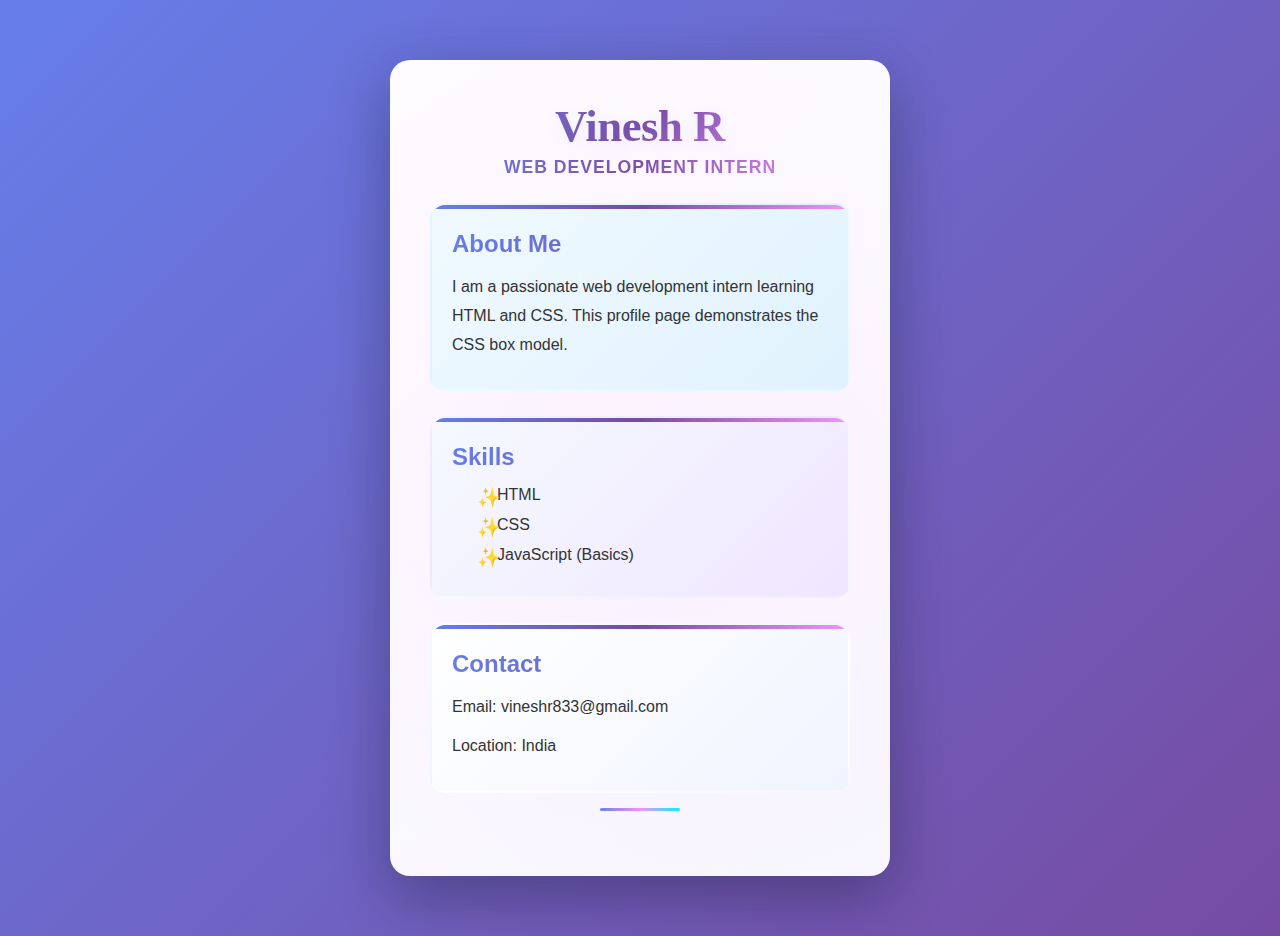
<file: index.html>
<!DOCTYPE html>
<!-- HTML5 document type declaration -->
<html lang="en">
<head>
    <!-- Character encoding specification -->
    <meta charset="UTF-8">
    <title>My Profile</title>

    <!-- Linking external CSS file to style the HTML elements -->
    <link rel="stylesheet" href="style.css">
</head>
<body>

    <!-- Main profile card container - demonstrates CSS box model (margin, padding, border) -->
    <div class="profile-card">
        <!-- Profile header section with name and role -->
        <h1 class="name">Vinesh R</h1>
        <p class="role">Web Development Intern</p>

        <!-- About Me section - demonstrates padding and margin spacing -->
        <div class="section">
            <h2>About Me</h2>
            <p>
                I am a passionate web development intern learning HTML and CSS.
                This profile page demonstrates the CSS box model.
            </p>
        </div>

        <!-- Skills section - demonstrates border styling and content padding -->
        <div class="section">
            <h2>Skills</h2>
            <ul>
                <li>HTML</li>
                <li>CSS</li>
                <li>JavaScript (Basics)</li>
            </ul>
        </div>

        <!-- Contact section - demonstrates margin spacing between sections -->
        <div class="section">
            <h2>Contact</h2>
            <p>Email: vineshr833@gmail.com</p>
            <p>Location: India</p>
        </div>
    </div>

</body>
</html>
</file>
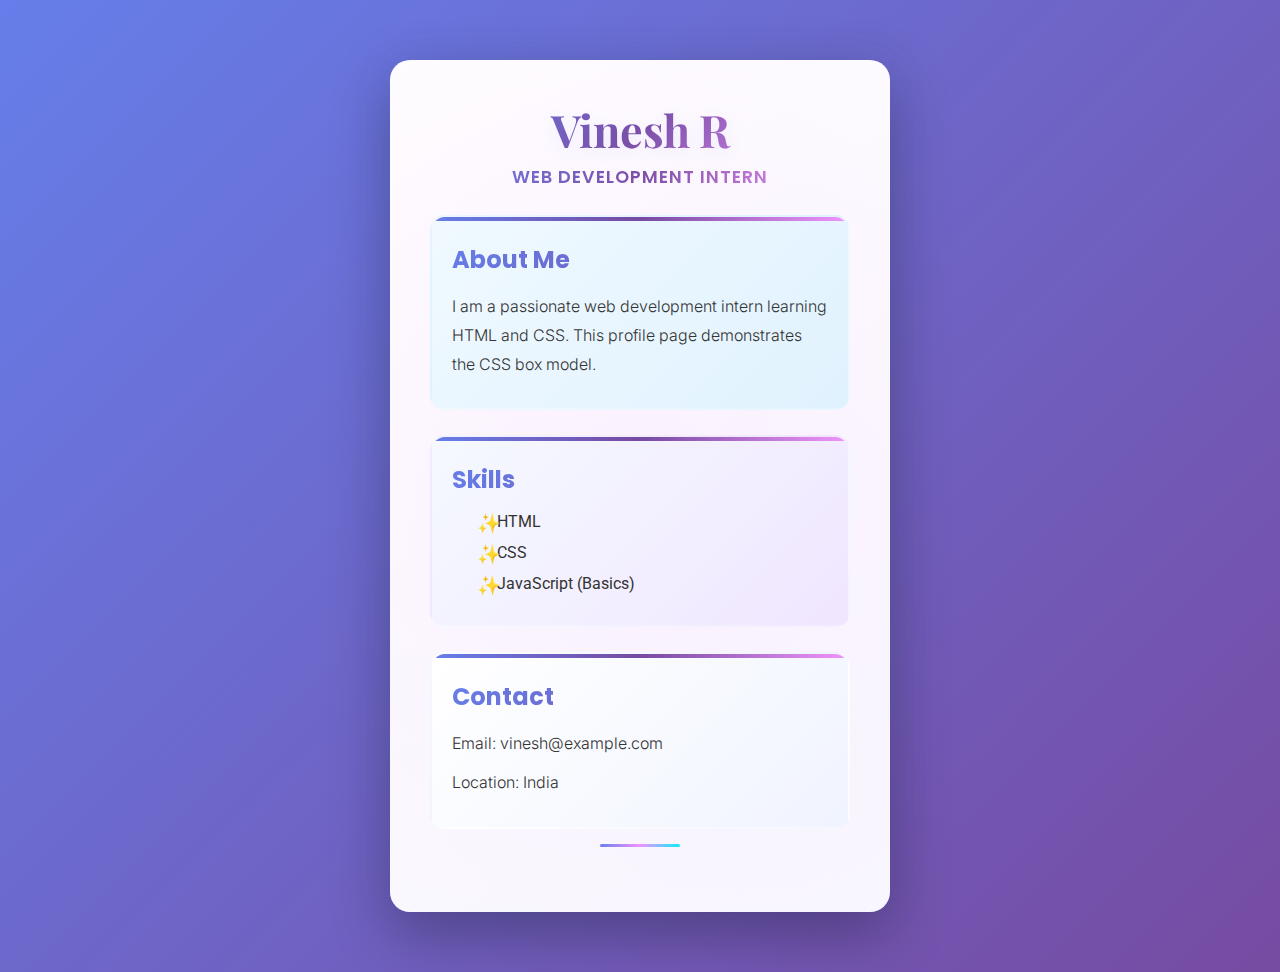
<file: profile-page-css-box-model/index.html>
<!DOCTYPE html>
<html lang="en">
<head>
    <meta charset="UTF-8">
    <meta name="viewport" content="width=device-width, initial-scale=1.0">
    <title>My Profile - Vinesh R</title>

    <!-- Google Fonts Import -->
    <link href="https://fonts.googleapis.com/css2?family=Poppins:wght@300;400;600;700&family=Roboto:wght@300;400;700&family=Playfair+Display:wght@700&family=Inter:wght@300;400;600&display=swap" rel="stylesheet">

    <!-- Linking external CSS file -->
    <link rel="stylesheet" href="style.css">
</head>
<body>

    <div class="profile-card">

        <h1 class="name">Vinesh R</h1>
        <p class="role">Web Development Intern</p>

        <div class="section">
            <h2>About Me</h2>
            <p>
                I am a passionate web development intern learning HTML and CSS.
                This profile page demonstrates the CSS box model.
            </p>
        </div>

        <div class="section">
            <h2>Skills</h2>
            <ul>
                <li>HTML</li>
                <li>CSS</li>
                <li>JavaScript (Basics)</li>
            </ul>
        </div>

        <div class="section">
            <h2>Contact</h2>
            <p>Email: vinesh@example.com</p>
            <p>Location: India</p>
        </div>

    </div>

</body>
</html>
</file>
<file: style.css>
/* ========== GLOBAL STYLES ==========
   These styles apply to the entire HTML document and set defaults for all elements.
*/
* {
    margin: 0;
    padding: 0;
    box-sizing: border-box;
}

body {
    font-family: 'Inter', 'Roboto', sans-serif;
    background: linear-gradient(135deg, #667eea 0%, #764ba2 25%, #f093fb 50%, #4facfe 75%, #00f2fe 100%);
    background-size: 400% 400%;
    animation: gradient 15s ease infinite;
    min-height: 100vh;
    padding: 20px;
    margin: 0;
}

@keyframes gradient {
    0% { background-position: 0% 50%; }
    50% { background-position: 100% 50%; }
    100% { background-position: 0% 50%; }
}

/* ========== PROFILE CARD CONTAINER ==========
   This demonstrates the complete CSS Box Model concept with advanced styling:
   
   BOX MODEL STRUCTURE (from inside out):
   1. Content: The actual text and elements inside
   2. Padding: Inner space between content and border (creates space inside)
   3. Border: The line/edge around the element
   4. Margin: Outer space between this element and other elements (creates space outside)
*/
.profile-card {
    width: 100%;
    max-width: 500px;
    background: linear-gradient(145deg, #ffffff, #f8f9ff);
    margin: 40px auto;
    padding: 40px;
    border: none;
    border-radius: 20px;
    box-shadow: 0 20px 60px rgba(0, 0, 0, 0.3), 0 0 40px rgba(102, 126, 234, 0.1);
    transform: translateY(0);
    transition: transform 0.3s ease, box-shadow 0.3s ease;
    position: relative;
    overflow: hidden;
}

.profile-card::before {
    content: '';
    position: absolute;
    top: -50%;
    right: -50%;
    width: 200%;
    height: 200%;
    background: radial-gradient(circle, rgba(240, 147, 251, 0.1) 0%, transparent 70%);
    animation: float 6s ease-in-out infinite;
}

@keyframes float {
    0%, 100% { transform: translate(0, 0); }
    50% { transform: translate(30px, -30px); }
}

.profile-card:hover {
    transform: translateY(-10px);
    box-shadow: 0 30px 80px rgba(0, 0, 0, 0.35), 0 0 60px rgba(79, 172, 254, 0.2);
}

/* ========== NAME STYLING ==========
   Styles for the profile name heading with premium fonts.
*/
.name {
    font-family: 'Playfair Display', serif;
    font-size: 2.8em;
    font-weight: 700;
    margin-bottom: 5px;
    text-align: center;
    background: linear-gradient(135deg, #667eea 0%, #764ba2 50%, #f093fb 100%);
    -webkit-background-clip: text;
    -webkit-text-fill-color: transparent;
    background-clip: text;
    letter-spacing: -0.5px;
    text-shadow: 0 4px 15px rgba(102, 126, 234, 0.1);
}

/* ========== ROLE TEXT ==========
   Styles for the role/position text with gradient effects.
*/
.role {
    font-family: 'Poppins', sans-serif;
    text-align: center;
    font-size: 1.1em;
    color: #764ba2;
    margin-bottom: 25px;
    font-weight: 600;
    letter-spacing: 1px;
    text-transform: uppercase;
    background: linear-gradient(90deg, #667eea, #764ba2, #f093fb);
    -webkit-background-clip: text;
    -webkit-text-fill-color: transparent;
    background-clip: text;
}

/* Divider line */
.profile-card::after {
    content: '';
    display: block;
    width: 80px;
    height: 3px;
    background: linear-gradient(90deg, #667eea, #f093fb, #00f2fe);
    margin: 15px auto 25px;
    border-radius: 2px;
}

/* ========== SECTION STYLING ==========
   Each section demonstrates padding and margin with vibrant colors:
   - PADDING creates internal space, pushing content away from the border
   - MARGIN creates external space, separating this section from other elements
*/
.section {
    margin-top: 25px;
    padding: 20px;
    border-radius: 15px;
    border: 2px solid transparent;
    background: linear-gradient(135deg, #ffffff 0%, #f0f4ff 100%);
    position: relative;
    overflow: hidden;
    transition: all 0.3s ease;
}

.section::before {
    content: '';
    position: absolute;
    top: 0;
    left: 0;
    width: 100%;
    height: 4px;
    background: linear-gradient(90deg, #667eea, #764ba2, #f093fb, #4facfe, #00f2fe);
    background-size: 200% 100%;
    animation: slideGradient 3s ease infinite;
}

@keyframes slideGradient {
    0% { background-position: 0% 0%; }
    100% { background-position: 200% 0%; }
}

.section:hover {
    box-shadow: 0 10px 30px rgba(102, 126, 234, 0.15);
    transform: translateX(5px);
    border-color: rgba(102, 126, 234, 0.2);
}

/* Individual section colors */
.section:nth-child(2) {
    background: linear-gradient(135deg, #fff5f7 0%, #ffe0ec 100%);
}

.section:nth-child(3) {
    background: linear-gradient(135deg, #f0f9ff 0%, #e0f2fe 100%);
}

.section:nth-child(4) {
    background: linear-gradient(135deg, #f5f9ff 0%, #f0e6ff 100%);
}

/* ========== SECTION HEADINGS ==========
   Styles for h2 elements within sections.
*/
.section h2 {
    font-family: 'Poppins', sans-serif;
    margin-bottom: 15px;
    font-size: 1.5em;
    font-weight: 700;
    background: linear-gradient(135deg, #667eea, #764ba2);
    -webkit-background-clip: text;
    -webkit-text-fill-color: transparent;
    background-clip: text;
    margin-top: 5px;
}

/* ========== SECTION PARAGRAPHS ==========
   Styles for paragraph text.
*/
.section p {
    font-family: 'Inter', sans-serif;
    font-size: 1em;
    line-height: 1.8;
    color: #333;
    margin-bottom: 10px;
    font-weight: 300;
}

/* ========== LIST STYLING ==========
   Styles for unordered lists with advanced styling.
*/
ul {
    padding-left: 25px;
    list-style: none;
}

/* ========== LIST ITEM STYLING ==========
   Styles for individual list items with custom bullets.
*/
li {
    margin-bottom: 12px;
    font-family: 'Roboto', sans-serif;
    color: #333;
    font-weight: 400;
    position: relative;
    padding-left: 20px;
    transition: all 0.3s ease;
}

li::before {
    content: '✨';
    position: absolute;
    left: 0;
    color: #f093fb;
    font-size: 1.2em;
}

li:hover {
    color: #667eea;
    padding-left: 25px;
}

/* ========== RESPONSIVE DESIGN ==========
   Mobile-friendly adjustments
*/
@media (max-width: 768px) {
    .profile-card {
        padding: 30px 20px;
        max-width: 90%;
    }

    .name {
        font-size: 2.2em;
    }

    .section {
        padding: 15px;
    }

    .section h2 {
        font-size: 1.3em;
    }
}
</file>
<file: profile-page-css-box-model/style.css>
/* ========== GLOBAL STYLES ==========
   These styles apply to the entire HTML document and set defaults for all elements.
*/
* {
    margin: 0;
    padding: 0;
    box-sizing: border-box;
}

body {
    font-family: 'Inter', 'Roboto', sans-serif;
    background: linear-gradient(135deg, #667eea 0%, #764ba2 25%, #f093fb 50%, #4facfe 75%, #00f2fe 100%);
    background-size: 400% 400%;
    animation: gradient 15s ease infinite;
    min-height: 100vh;
    padding: 20px;
    margin: 0;
}

@keyframes gradient {
    0% { background-position: 0% 50%; }
    50% { background-position: 100% 50%; }
    100% { background-position: 0% 50%; }
}

/* ========== PROFILE CARD CONTAINER ==========
   This demonstrates the complete CSS Box Model concept with advanced styling:
   
   BOX MODEL STRUCTURE (from inside out):
   1. Content: The actual text and elements inside
   2. Padding: Inner space between content and border (creates space inside)
   3. Border: The line/edge around the element
   4. Margin: Outer space between this element and other elements (creates space outside)
*/
.profile-card {
    width: 100%;
    max-width: 500px;
    background: linear-gradient(145deg, #ffffff, #f8f9ff);
    margin: 40px auto;
    padding: 40px;
    border: none;
    border-radius: 20px;
    box-shadow: 0 20px 60px rgba(0, 0, 0, 0.3), 0 0 40px rgba(102, 126, 234, 0.1);
    transform: translateY(0);
    transition: transform 0.3s ease, box-shadow 0.3s ease;
    position: relative;
    overflow: hidden;
}

.profile-card::before {
    content: '';
    position: absolute;
    top: -50%;
    right: -50%;
    width: 200%;
    height: 200%;
    background: radial-gradient(circle, rgba(240, 147, 251, 0.1) 0%, transparent 70%);
    animation: float 6s ease-in-out infinite;
}

@keyframes float {
    0%, 100% { transform: translate(0, 0); }
    50% { transform: translate(30px, -30px); }
}

.profile-card:hover {
    transform: translateY(-10px);
    box-shadow: 0 30px 80px rgba(0, 0, 0, 0.35), 0 0 60px rgba(79, 172, 254, 0.2);
}

/* ========== NAME STYLING ==========
   Styles for the profile name heading with premium fonts.
*/
.name {
    font-family: 'Playfair Display', serif;
    font-size: 2.8em;
    font-weight: 700;
    margin-bottom: 5px;
    text-align: center;
    background: linear-gradient(135deg, #667eea 0%, #764ba2 50%, #f093fb 100%);
    -webkit-background-clip: text;
    -webkit-text-fill-color: transparent;
    background-clip: text;
    letter-spacing: -0.5px;
    text-shadow: 0 4px 15px rgba(102, 126, 234, 0.1);
}

/* ========== ROLE TEXT ==========
   Styles for the role/position text with gradient effects.
*/
.role {
    font-family: 'Poppins', sans-serif;
    text-align: center;
    font-size: 1.1em;
    color: #764ba2;
    margin-bottom: 25px;
    font-weight: 600;
    letter-spacing: 1px;
    text-transform: uppercase;
    background: linear-gradient(90deg, #667eea, #764ba2, #f093fb);
    -webkit-background-clip: text;
    -webkit-text-fill-color: transparent;
    background-clip: text;
}

/* Divider line */
.profile-card::after {
    content: '';
    display: block;
    width: 80px;
    height: 3px;
    background: linear-gradient(90deg, #667eea, #f093fb, #00f2fe);
    margin: 15px auto 25px;
    border-radius: 2px;
}

/* ========== SECTION STYLING ==========
   Each section demonstrates padding and margin with vibrant colors:
   - PADDING creates internal space, pushing content away from the border
   - MARGIN creates external space, separating this section from other elements
*/
.section {
    margin-top: 25px;
    padding: 20px;
    border-radius: 15px;
    border: 2px solid transparent;
    background: linear-gradient(135deg, #ffffff 0%, #f0f4ff 100%);
    position: relative;
    overflow: hidden;
    transition: all 0.3s ease;
}

.section::before {
    content: '';
    position: absolute;
    top: 0;
    left: 0;
    width: 100%;
    height: 4px;
    background: linear-gradient(90deg, #667eea, #764ba2, #f093fb, #4facfe, #00f2fe);
    background-size: 200% 100%;
    animation: slideGradient 3s ease infinite;
}

@keyframes slideGradient {
    0% { background-position: 0% 0%; }
    100% { background-position: 200% 0%; }
}

.section:hover {
    box-shadow: 0 10px 30px rgba(102, 126, 234, 0.15);
    transform: translateX(5px);
    border-color: rgba(102, 126, 234, 0.2);
}

/* Individual section colors */
.section:nth-child(2) {
    background: linear-gradient(135deg, #fff5f7 0%, #ffe0ec 100%);
}

.section:nth-child(3) {
    background: linear-gradient(135deg, #f0f9ff 0%, #e0f2fe 100%);
}

.section:nth-child(4) {
    background: linear-gradient(135deg, #f5f9ff 0%, #f0e6ff 100%);
}

/* ========== SECTION HEADINGS ==========
   Styles for h2 elements within sections.
*/
.section h2 {
    font-family: 'Poppins', sans-serif;
    margin-bottom: 15px;
    font-size: 1.5em;
    font-weight: 700;
    background: linear-gradient(135deg, #667eea, #764ba2);
    -webkit-background-clip: text;
    -webkit-text-fill-color: transparent;
    background-clip: text;
    margin-top: 5px;
}

/* ========== SECTION PARAGRAPHS ==========
   Styles for paragraph text.
*/
.section p {
    font-family: 'Inter', sans-serif;
    font-size: 1em;
    line-height: 1.8;
    color: #333;
    margin-bottom: 10px;
    font-weight: 300;
}

/* ========== LIST STYLING ==========
   Styles for unordered lists with advanced styling.
*/
ul {
    padding-left: 25px;
    list-style: none;
}

/* ========== LIST ITEM STYLING ==========
   Styles for individual list items with custom bullets.
*/
li {
    margin-bottom: 12px;
    font-family: 'Roboto', sans-serif;
    color: #333;
    font-weight: 400;
    position: relative;
    padding-left: 20px;
    transition: all 0.3s ease;
}

li::before {
    content: '✨';
    position: absolute;
    left: 0;
    color: #f093fb;
    font-size: 1.2em;
}

li:hover {
    color: #667eea;
    padding-left: 25px;
}

/* ========== RESPONSIVE DESIGN ==========
   Mobile-friendly adjustments
*/
@media (max-width: 768px) {
    .profile-card {
        padding: 30px 20px;
        max-width: 90%;
    }

    .name {
        font-size: 2.2em;
    }

    .section {
        padding: 15px;
    }

    .section h2 {
        font-size: 1.3em;
    }
}
</file>
